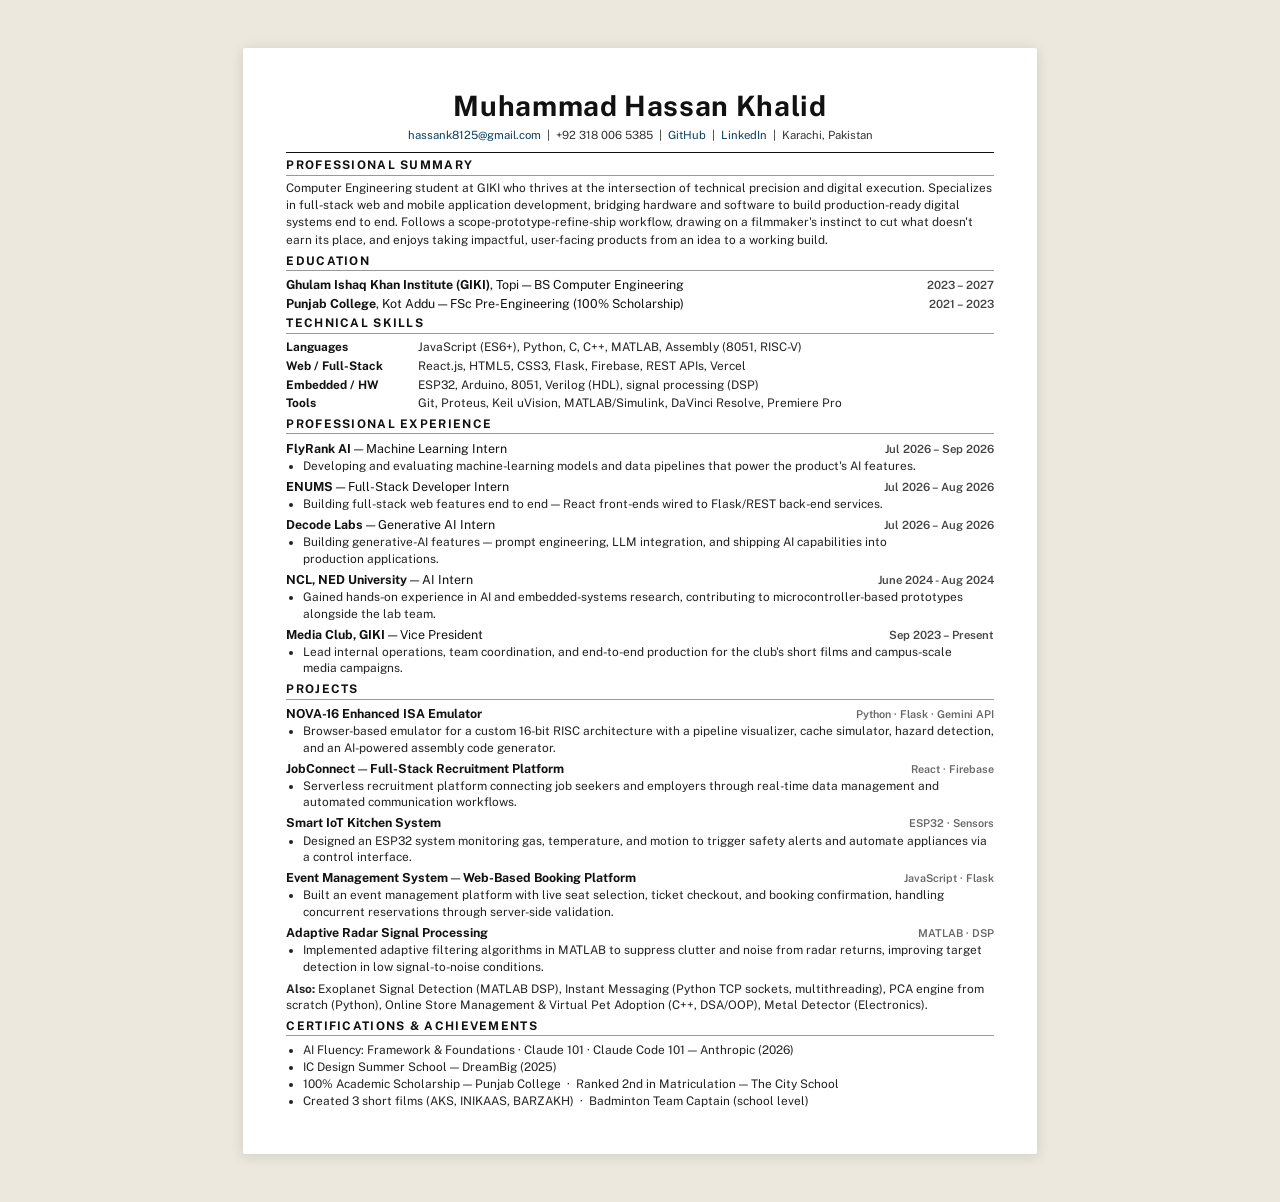
<file: assets/cv/resume.html>
<!DOCTYPE html>
<!--
  Hassan Khalid — résumé. Print source for ../CV.pdf.

  Imported from the Claude Design project "CV editing request"
  (Hassan Khalid Resume.dc.html). The original relied on the design
  runtime (support.js + the <doc-page> custom element); this is the
  same document with doc-page's print behaviour written out as plain
  CSS, so it renders identically with no JS and no dependencies.

  The page box is A4 — that is what the document was designed against.
  The previous CV.pdf was printed onto US Letter, which is 1.23in
  shorter and wider than A4, so the sheet never filled and every page
  carried a band of blank space at the foot.

  Regenerate the PDF after editing:
    node assets/cv/build-pdf.js
-->
<html lang="en">
<head>
<meta charset="utf-8">
<meta name="viewport" content="width=device-width, initial-scale=1">
<title>Muhammad Hassan Khalid — Résumé</title>
<link rel="preconnect" href="https://fonts.googleapis.com">
<link rel="preconnect" href="https://fonts.gstatic.com" crossorigin>
<link href="https://fonts.googleapis.com/css2?family=Public+Sans:wght@400;500;600;700&display=swap" rel="stylesheet">
<style>
  /* ---- page geometry -------------------------------------------------
     margin:0 leaves Chrome no margin box to stamp its date/URL/page-count
     header into; the visual inset lives on the sheet's own padding, so
     print and screen show the same document.                            */
  @page { size: 210mm 297mm; margin: 0; }

  body { margin: 0; }
  a { color: #0b3d63; text-decoration: none; }
  a:hover { text-decoration: underline; }

  /* zero-specificity typographic defaults, so anything authored wins */
  :where(h1, h2, h3, h4, h5, h6) { text-wrap: balance; }
  :where(p, li, blockquote, figcaption) { text-wrap: pretty; }

  /* ---- screen: one sheet on a desk, the way the design tool shows it -- */
  .desk {
    min-height: 100vh;
    padding: 48px 24px;
    box-sizing: border-box;
    background: #ece8dd;
    font-family: -apple-system, BlinkMacSystemFont, 'Helvetica Neue', Arial, sans-serif;
  }
  .sheet {
    width: 210mm;
    margin: 0 auto;
    padding: 0.45in;
    box-sizing: border-box;
    background: #fff;
    border-radius: 2px;
    box-shadow: 0 2px 14px rgba(20, 20, 19, 0.12);
  }

  /* ---- fill the sheet -------------------------------------------------
     At its authored size the document runs 910px against A4's 1036px of
     printable height, so it stops ~1.4in short and the foot of the page
     reads as dead space. --fit scales every length in the document by one
     factor (zoom re-lays-out at width/factor then scales, so the design's
     proportions and line width are preserved exactly — it is the same
     document, set larger). 1.08 lands at ~98% of the printable height.

     If you add or remove content, retune: raise --fit until the sheet is
     just under 1036px tall, then re-run build-pdf.js and confirm the PDF
     is still a single page. Above ~1.09 it spills onto a second page.     */
  .fit { zoom: 1.08; }

  /* ---- print ---------------------------------------------------------
     The document is built to land on a single A4 sheet, so the inset can
     sit on the sheet's padding directly. Break hygiene is kept anyway so
     an edit that pushes it to two pages still splits cleanly.            */
  @media print {
    html, body {
      margin: 0 !important; padding: 0 !important;
      background: none !important; height: auto !important;
      overflow: visible !important;
    }
    .desk { min-height: 0; padding: 0; background: none; }
    .sheet { width: auto; margin: 0; border-radius: 0; box-shadow: none; }
    h1, h2, h3, h4, h5, h6 { break-after: avoid; }
    section, li { break-inside: avoid; }
    p, li { orphans: 3; widows: 3; }
    * { -webkit-print-color-adjust: exact; print-color-adjust: exact; }
  }
</style>
</head>
<body>
<div class="desk">
<div class="sheet">
<div class="fit">

  <header style="text-align:center;padding-bottom:7px;border-bottom:1.5px solid #111;">
    <h1 style="margin:0;font-family:'Public Sans',sans-serif;font-size:26px;font-weight:700;letter-spacing:0.6px;color:#111;line-height:1.1;">Muhammad Hassan Khalid</h1>
    <p style="margin:5px 0 0;font-family:'Public Sans',sans-serif;font-size:10.5px;color:#333;line-height:1.5;">
      <a href="mailto:hassank8125@gmail.com">hassank8125@gmail.com</a> &nbsp;|&nbsp; +92 318 006 5385 &nbsp;|&nbsp; <a href="https://github.com/HassanKhalid8">GitHub</a> &nbsp;|&nbsp; <a href="https://linkedin.com/in/hassankhalid8">LinkedIn</a> &nbsp;|&nbsp; Karachi, Pakistan
    </p>
  </header>

  <section style="margin-top:5px;">
    <h2 style="margin:0 0 4px;padding-bottom:2px;border-bottom:0.75px solid #999;font-family:'Public Sans',sans-serif;font-size:11px;font-weight:700;letter-spacing:1.2px;text-transform:uppercase;color:#111;">Professional Summary</h2>
    <p style="margin:0;font-family:'Public Sans',sans-serif;font-size:11px;line-height:1.45;color:#222;">Computer Engineering student at GIKI who thrives at the intersection of technical precision and digital execution. Specializes in full-stack web and mobile application development, bridging hardware and software to build production-ready digital systems end to end. Follows a scope-prototype-refine-ship workflow, drawing on a filmmaker's instinct to cut what doesn't earn its place, and enjoys taking impactful, user-facing products from an idea to a working build.</p>
  </section>

  <section style="margin-top:5px;">
    <h2 style="margin:0 0 5px;padding-bottom:2px;border-bottom:0.75px solid #999;font-family:'Public Sans',sans-serif;font-size:11px;font-weight:700;letter-spacing:1.2px;text-transform:uppercase;color:#111;">Education</h2>
    <div style="display:flex;flex-direction:column;gap:4px;">
      <div style="display:flex;justify-content:space-between;align-items:baseline;gap:12px;">
        <span style="font-family:'Public Sans',sans-serif;font-size:11.5px;color:#111;"><b>Ghulam Ishaq Khan Institute (GIKI)</b>, Topi — BS Computer Engineering</span>
        <span style="font-family:'Public Sans',sans-serif;font-size:10.5px;font-weight:600;color:#444;white-space:nowrap;">2023 – 2027</span>
      </div>
      <div style="display:flex;justify-content:space-between;align-items:baseline;gap:12px;">
        <span style="font-family:'Public Sans',sans-serif;font-size:11.5px;color:#111;"><b>Punjab College</b>, Kot Addu — FSc Pre-Engineering (100% Scholarship)</span>
        <span style="font-family:'Public Sans',sans-serif;font-size:10.5px;font-weight:600;color:#444;white-space:nowrap;">2021 – 2023</span>
      </div>
    </div>
  </section>

  <section style="margin-top:5px;">
    <h2 style="margin:0 0 5px;padding-bottom:2px;border-bottom:0.75px solid #999;font-family:'Public Sans',sans-serif;font-size:11px;font-weight:700;letter-spacing:1.2px;text-transform:uppercase;color:#111;">Technical Skills</h2>
    <div style="display:grid;grid-template-columns:112px 1fr;row-gap:2px;column-gap:10px;font-family:'Public Sans',sans-serif;font-size:11px;line-height:1.4;color:#222;">
      <div style="font-weight:700;color:#111;">Languages</div><div>JavaScript (ES6+), Python, C, C++, MATLAB, Assembly (8051, RISC-V)</div>
      <div style="font-weight:700;color:#111;">Web / Full-Stack</div><div>React.js, HTML5, CSS3, Flask, Firebase, REST APIs, Vercel</div>
      <div style="font-weight:700;color:#111;">Embedded / HW</div><div>ESP32, Arduino, 8051, Verilog (HDL), signal processing (DSP)</div>
      <div style="font-weight:700;color:#111;">Tools</div><div>Git, Proteus, Keil uVision, MATLAB/Simulink, DaVinci Resolve, Premiere Pro</div>
    </div>
  </section>

  <section style="margin-top:5px;">
    <h2 style="margin:0 0 6px;padding-bottom:2px;border-bottom:0.75px solid #999;font-family:'Public Sans',sans-serif;font-size:11px;font-weight:700;letter-spacing:1.2px;text-transform:uppercase;color:#111;">Professional Experience</h2>
    <div style="display:flex;flex-direction:column;gap:4px;">

      <div>
        <div style="display:flex;justify-content:space-between;align-items:baseline;gap:12px;">
          <span style="font-family:'Public Sans',sans-serif;font-size:11.5px;color:#111;"><b>FlyRank AI</b> — Machine Learning Intern</span>
          <span style="font-family:'Public Sans',sans-serif;font-size:10.5px;font-weight:600;color:#444;white-space:nowrap;">Jul 2026 – Sep 2026</span>
        </div>
        <ul style="margin:2px 0 0;padding-left:15px;font-family:'Public Sans',sans-serif;font-size:11px;line-height:1.4;color:#222;">
          <li>Developing and evaluating machine-learning models and data pipelines that power the product's AI features.</li>
        </ul>
      </div>

      <div>
        <div style="display:flex;justify-content:space-between;align-items:baseline;gap:12px;">
          <span style="font-family:'Public Sans',sans-serif;font-size:11.5px;color:#111;"><b>ENUMS</b> — Full-Stack Developer Intern</span>
          <span style="font-family:'Public Sans',sans-serif;font-size:10.5px;font-weight:600;color:#444;white-space:nowrap;">Jul 2026 – Aug 2026</span>
        </div>
        <ul style="margin:2px 0 0;padding-left:15px;font-family:'Public Sans',sans-serif;font-size:11px;line-height:1.4;color:#222;">
          <li>Building full-stack web features end to end — React front-ends wired to Flask/REST back-end services.</li>
        </ul>
      </div>

      <div>
        <div style="display:flex;justify-content:space-between;align-items:baseline;gap:12px;">
          <span style="font-family:'Public Sans',sans-serif;font-size:11.5px;color:#111;"><b>Decode Labs</b> — Generative AI Intern</span>
          <span style="font-family:'Public Sans',sans-serif;font-size:10.5px;font-weight:600;color:#444;white-space:nowrap;">Jul 2026 – Aug 2026</span>
        </div>
        <ul style="margin:2px 0 0;padding-left:15px;font-family:'Public Sans',sans-serif;font-size:11px;line-height:1.4;color:#222;">
          <li>Building generative-AI features — prompt engineering, LLM integration, and shipping AI capabilities into production applications.</li>
        </ul>
      </div>

      <div>
        <div style="display:flex;justify-content:space-between;align-items:baseline;gap:12px;">
          <span style="font-family:'Public Sans',sans-serif;font-size:11.5px;color:#111;"><b>NCL, NED University</b> — AI Intern</span>
          <span style="font-family:'Public Sans',sans-serif;font-size:10.5px;font-weight:600;color:#444;white-space:nowrap;">June 2024 - Aug 2024</span>
        </div>
        <ul style="margin:2px 0 0;padding-left:15px;font-family:'Public Sans',sans-serif;font-size:11px;line-height:1.4;color:#222;">
          <li>Gained hands-on experience in AI and embedded-systems research, contributing to microcontroller-based prototypes alongside the lab team.</li>
        </ul>
      </div>

      <div>
        <div style="display:flex;justify-content:space-between;align-items:baseline;gap:12px;">
          <span style="font-family:'Public Sans',sans-serif;font-size:11.5px;color:#111;"><b>Media Club, GIKI</b> — Vice President</span>
          <span style="font-family:'Public Sans',sans-serif;font-size:10.5px;font-weight:600;color:#444;white-space:nowrap;">Sep 2023 – Present</span>
        </div>
        <ul style="margin:2px 0 0;padding-left:15px;font-family:'Public Sans',sans-serif;font-size:11px;line-height:1.4;color:#222;">
          <li>Lead internal operations, team coordination, and end-to-end production for the club's short films and campus-scale media campaigns.</li>
        </ul>
      </div>

    </div>
  </section>

  <section style="margin-top:5px;">
    <h2 style="margin:0 0 6px;padding-bottom:2px;border-bottom:0.75px solid #999;font-family:'Public Sans',sans-serif;font-size:11px;font-weight:700;letter-spacing:1.2px;text-transform:uppercase;color:#111;">Projects</h2>
    <div style="display:flex;flex-direction:column;gap:4px;">

      <div>
        <div style="display:flex;justify-content:space-between;align-items:baseline;gap:12px;">
          <span style="font-family:'Public Sans',sans-serif;font-size:11.5px;color:#111;"><b>NOVA-16 Enhanced ISA Emulator</b>&nbsp;</span>
          <span style="font-family:'Public Sans',sans-serif;font-size:10px;font-weight:600;color:#666;white-space:nowrap;">Python · Flask · Gemini API</span>
        </div>
        <ul style="margin:2px 0 0;padding-left:15px;font-family:'Public Sans',sans-serif;font-size:11px;line-height:1.4;color:#222;">
          <li>Browser-based emulator for a custom 16-bit RISC architecture with a pipeline visualizer, cache simulator, hazard detection, and an AI-powered assembly code generator.</li>
        </ul>
      </div>

      <div>
        <div style="display:flex;justify-content:space-between;align-items:baseline;gap:12px;">
          <span style="font-family:'Public Sans',sans-serif;font-size:11.5px;color:#111;"><b>JobConnect</b> — <b>Full-Stack Recruitment Platform</b>&nbsp;</span>
          <span style="font-family:'Public Sans',sans-serif;font-size:10px;font-weight:600;color:#666;white-space:nowrap;">React · Firebase</span>
        </div>
        <ul style="margin:2px 0 0;padding-left:15px;font-family:'Public Sans',sans-serif;font-size:11px;line-height:1.4;color:#222;">
          <li>Serverless recruitment platform connecting job seekers and employers through real-time data management and automated communication workflows.</li>
        </ul>
      </div>

      <div>
        <div style="display:flex;justify-content:space-between;align-items:baseline;gap:12px;">
          <span style="font-family:'Public Sans',sans-serif;font-size:11.5px;color:#111;"><b>Smart IoT Kitchen System</b></span>
          <span style="font-family:'Public Sans',sans-serif;font-size:10px;font-weight:600;color:#666;white-space:nowrap;">ESP32 · Sensors</span>
        </div>
        <ul style="margin:2px 0 0;padding-left:15px;font-family:'Public Sans',sans-serif;font-size:11px;line-height:1.4;color:#222;">
          <li>Designed an ESP32 system monitoring gas, temperature, and motion to trigger safety alerts and automate appliances via a control interface.</li>
        </ul>
      </div>

      <div>
        <div style="display:flex;justify-content:space-between;align-items:baseline;gap:12px;">
          <span style="font-family:'Public Sans',sans-serif;font-size:11.5px;color:#111;"><b>Event Management System</b> — <b>Web-Based Booking Platform</b></span>
          <span style="font-family:'Public Sans',sans-serif;font-size:10px;font-weight:600;color:#666;white-space:nowrap;">JavaScript · Flask</span>
        </div>
        <ul style="margin:2px 0 0;padding-left:15px;font-family:'Public Sans',sans-serif;font-size:11px;line-height:1.4;color:#222;">
          <li>Built an event management platform with live seat selection, ticket checkout, and booking confirmation, handling concurrent reservations through server-side validation.</li>
        </ul>
      </div>

      <div>
        <div style="display:flex;justify-content:space-between;align-items:baseline;gap:12px;">
          <span style="font-family:'Public Sans',sans-serif;font-size:11.5px;color:#111;"><b>Adaptive Radar Signal Processing</b></span>
          <span style="font-family:'Public Sans',sans-serif;font-size:10px;font-weight:600;color:#666;white-space:nowrap;">MATLAB · DSP</span>
        </div>
        <ul style="margin:2px 0 0;padding-left:15px;font-family:'Public Sans',sans-serif;font-size:11px;line-height:1.4;color:#222;">
          <li>Implemented adaptive filtering algorithms in MATLAB to suppress clutter and noise from radar returns, improving target detection in low signal-to-noise conditions.</li>
        </ul>
      </div>

      <div style="margin-top:1px;">
        <p style="margin:0;font-family:'Public Sans',sans-serif;font-size:11px;line-height:1.4;color:#222;"><b>Also:</b> Exoplanet Signal Detection (MATLAB DSP), Instant Messaging (Python TCP sockets, multithreading), PCA engine from scratch (Python), Online Store Management &amp; Virtual Pet Adoption (C++, DSA/OOP), Metal Detector (Electronics).</p>
      </div>

    </div>
  </section>

  <section style="margin-top:5px;">
    <h2 style="margin:0 0 5px;padding-bottom:2px;border-bottom:0.75px solid #999;font-family:'Public Sans',sans-serif;font-size:11px;font-weight:700;letter-spacing:1.2px;text-transform:uppercase;color:#111;">Certifications &amp; Achievements</h2>
    <ul style="margin:0;padding-left:15px;font-family:'Public Sans',sans-serif;font-size:11px;line-height:1.45;color:#222;">
      <li>AI Fluency: Framework &amp; Foundations · Claude 101 · Claude Code 101 — Anthropic (2026)</li>
      <li>IC Design Summer School — DreamBig (2025)</li>
      <li>100% Academic Scholarship — Punjab College &nbsp;·&nbsp; Ranked 2nd in Matriculation — The City School</li>
      <li>Created 3 short films (AKS, INIKAAS, BARZAKH) &nbsp;·&nbsp; Badminton Team Captain (school level)</li>
    </ul>
  </section>

</div>
</div>
</div>
</body>
</html>
</file>
